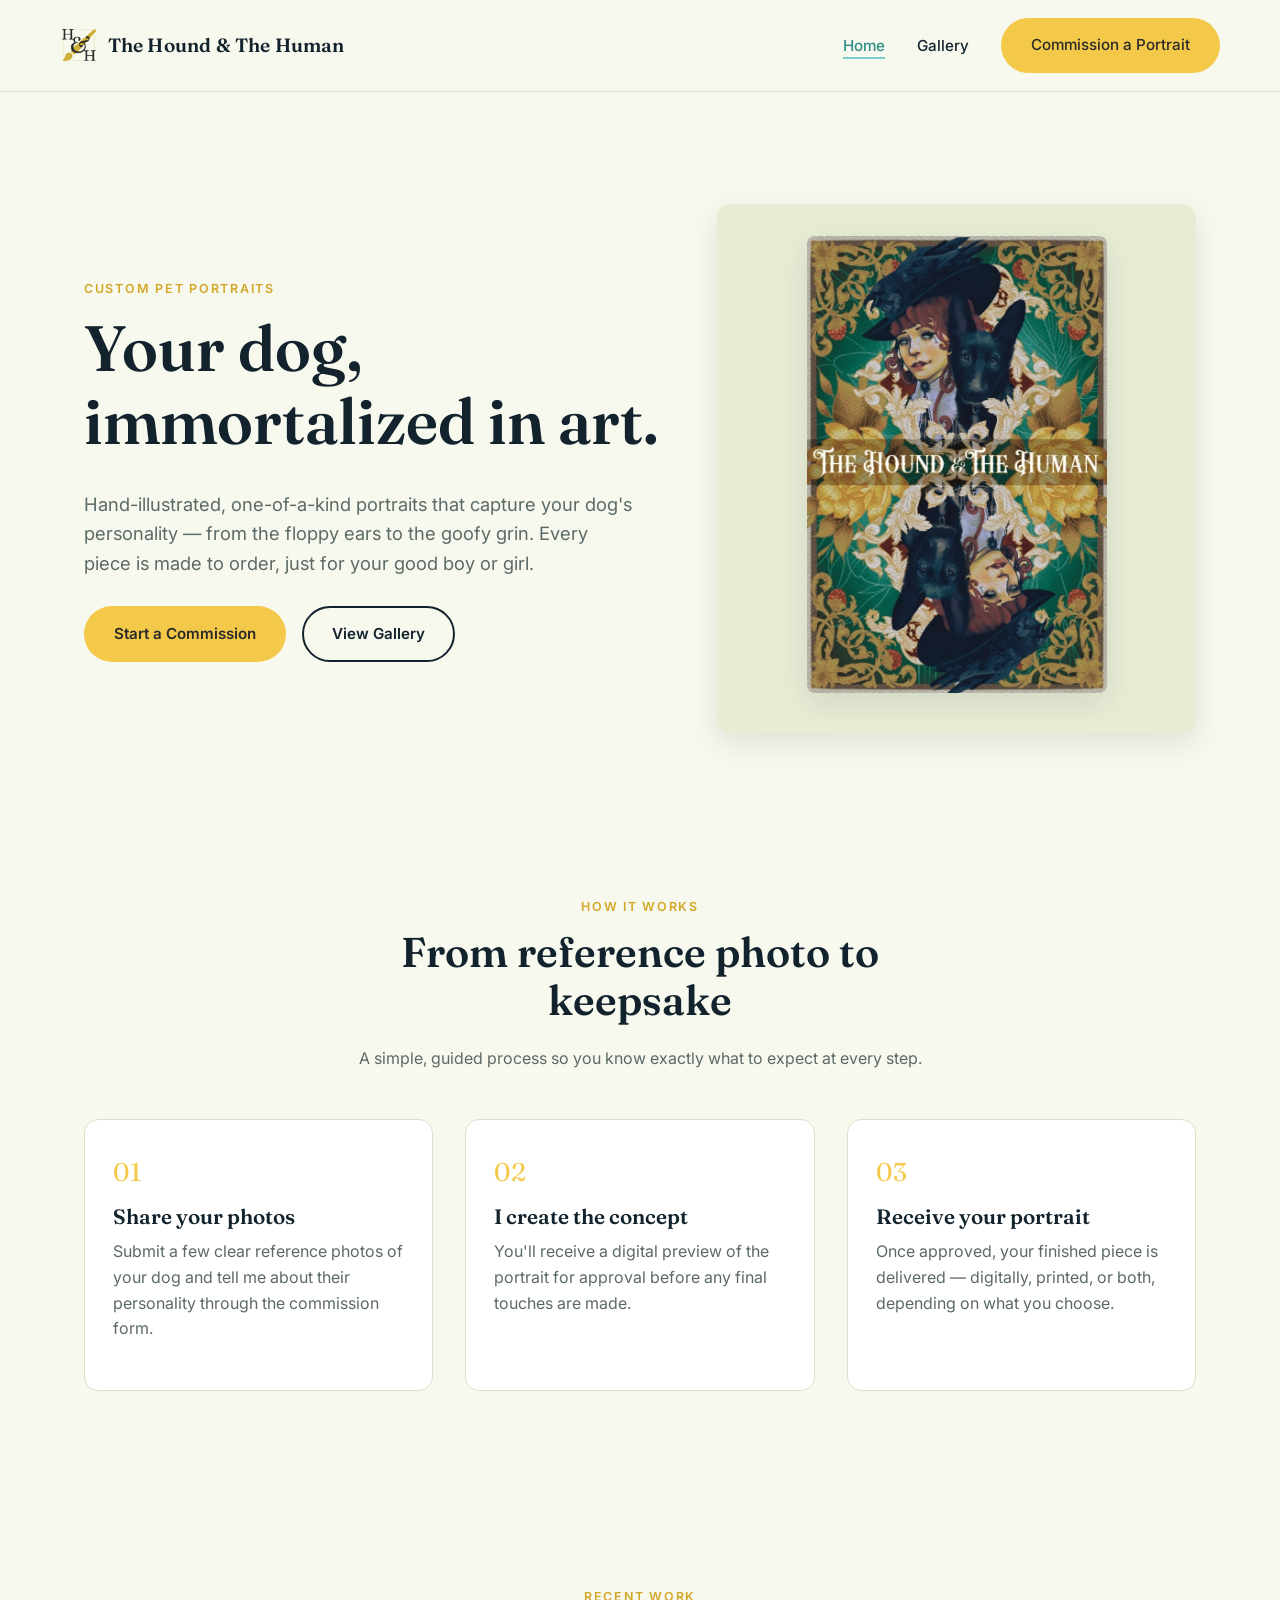
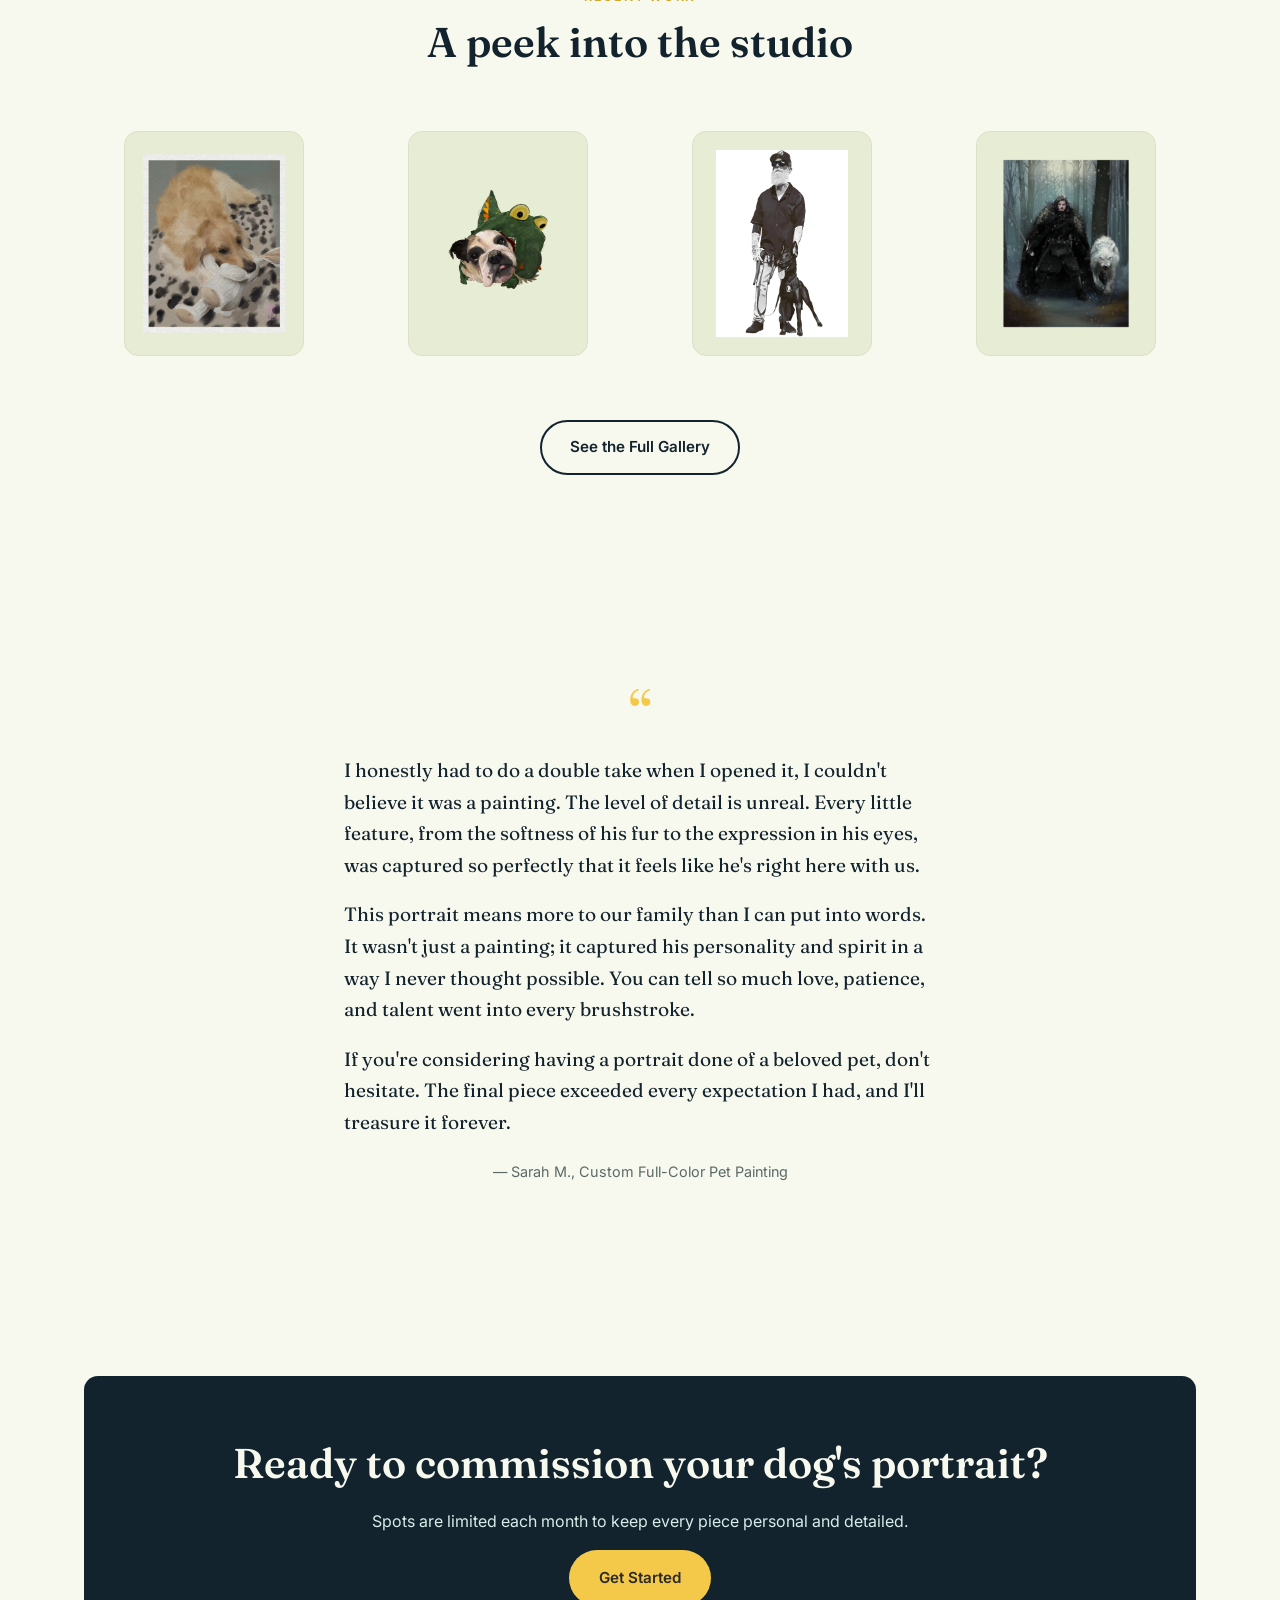
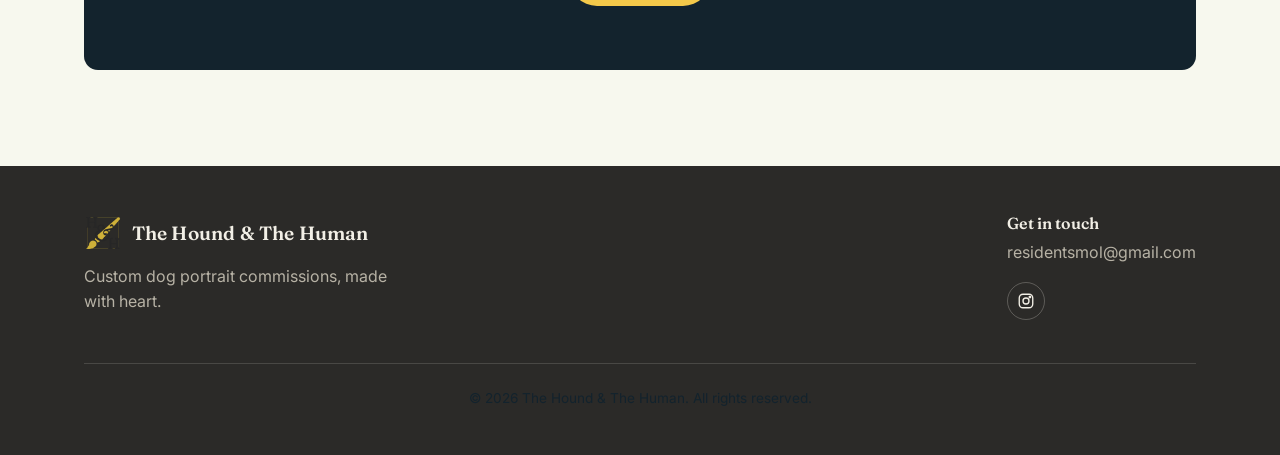
<file: index.html>
<!doctype html>
<html lang="en">
<head>
  <meta charset="UTF-8" />
  <meta name="viewport" content="width=device-width, initial-scale=1.0" />
  <title>The Hound &amp; The Human — Custom Dog Portrait Art</title>
  <meta name="description" content="Custom hand-illustrated dog portraits by The Hound &amp; The Human. Browse the gallery and commission a one-of-a-kind piece for your pup." />
  <link rel="icon" href="assets/img/logo.png" type="image/png" />
  <link rel="preconnect" href="https://fonts.googleapis.com" />
  <link rel="preconnect" href="https://fonts.gstatic.com" crossorigin />
  <link href="https://fonts.googleapis.com/css2?family=Fraunces:opsz,wght@9..144,500;9..144,600&family=Inter:wght@400;500;600;700&display=swap" rel="stylesheet" />
  <link rel="stylesheet" href="css/style.css" />
</head>
<body>

  <header class="site-header">
    <nav class="nav container">
      <a href="index.html" class="brand">
        <img src="assets/img/logo.png" alt="The Hound &amp; The Human logo" class="brand-mark" />
        <span class="brand-name">The Hound &amp; The Human</span>
      </a>
      <button class="nav-toggle" aria-label="Toggle navigation" aria-expanded="false">
        <svg viewBox="0 0 24 24" fill="none" stroke="currentColor" stroke-width="2" stroke-linecap="round"><path d="M4 6h16M4 12h16M4 18h16"/></svg>
      </button>
      <ul class="nav-links">
        <li><a href="index.html" aria-current="page">Home</a></li>
        <li><a href="gallery.html">Gallery</a></li>
        <li><a href="commission.html" class="btn btn-primary">Commission a Portrait</a></li>
      </ul>
    </nav>
  </header>

  <main>
    <section class="hero">
      <div class="container">
        <div class="hero-copy">
          <span class="eyebrow">Custom Pet Portraits</span>
          <h1>Your dog, immortalized in art.</h1>
          <p class="hero-lede">Hand-illustrated, one-of-a-kind portraits that capture your dog's personality — from the floppy ears to the goofy grin. Every piece is made to order, just for your good boy or girl.</p>
          <div class="hero-actions">
            <a href="commission.html" class="btn btn-primary">Start a Commission</a>
            <a href="gallery.html" class="btn btn-outline">View Gallery</a>
          </div>
        </div>
        <div class="hero-art">
          <img src="assets/img/hero-art.jpg" alt="Illustrated art nouveau portrait of a woman and her black dog, framed with an ornate gold and green border reading 'The Hound &amp; The Human'" />
        </div>
      </div>
    </section>

    <section class="process">
      <div class="container">
        <div class="section-heading">
          <span class="eyebrow">How It Works</span>
          <h2>From reference photo to keepsake</h2>
          <p class="muted">A simple, guided process so you know exactly what to expect at every step.</p>
        </div>
        <div class="process-grid">
          <div class="process-step">
            <div class="step-num">01</div>
            <h3>Share your photos</h3>
            <p class="muted">Submit a few clear reference photos of your dog and tell me about their personality through the commission form.</p>
          </div>
          <div class="process-step">
            <div class="step-num">02</div>
            <h3>I create the concept</h3>
            <p class="muted">You'll receive a digital preview of the portrait for approval before any final touches are made.</p>
          </div>
          <div class="process-step">
            <div class="step-num">03</div>
            <h3>Receive your portrait</h3>
            <p class="muted">Once approved, your finished piece is delivered — digitally, printed, or both, depending on what you choose.</p>
          </div>
        </div>
      </div>
    </section>

    <section class="featured">
      <div class="container">
        <div class="section-heading">
          <span class="eyebrow">Recent Work</span>
          <h2>A peek into the studio</h2>
        </div>
        <div class="gallery-grid">
          <figure class="gallery-card" data-title="Golden" data-desc="Digital painting">
            <img src="assets/img/gallery/dogs/golden.png" alt="Golden retriever portrait holding a plush toy" loading="lazy" />
            <figcaption class="gallery-caption">Golden</figcaption>
          </figure>
          <figure class="gallery-card" data-title="Halloween" data-desc="Digital illustration, costume portrait">
            <img src="assets/img/gallery/dogs/halloween-costume.png" alt="Bulldog portrait wearing a dragon costume" loading="lazy" />
            <figcaption class="gallery-caption">Halloween Costume</figcaption>
          </figure>
          <figure class="gallery-card" data-title="Steve and Blade" data-desc="Digital illustration">
            <img src="assets/img/gallery/dogs/steve-and-blade.png" alt="Portrait of a man standing with his dog Blade" loading="lazy" />
            <figcaption class="gallery-caption">Steve &amp; Blade</figcaption>
          </figure>
          <figure class="gallery-card" data-title="Jon Snow and Ghost" data-desc="Digital painting, fan art">
            <img src="assets/img/gallery/dogs/jon-snow-and-ghost.png" alt="Fan art portrait of Jon Snow walking with his direwolf Ghost" loading="lazy" />
            <figcaption class="gallery-caption">Jon Snow &amp; Ghost</figcaption>
          </figure>
        </div>
        <p class="text-center mt-lg"><a href="gallery.html" class="btn btn-outline">See the Full Gallery</a></p>
      </div>
    </section>

    <section class="quote">
      <div class="container quote-block">
        <span class="quote-mark" aria-hidden="true">&#8220;</span>
        <blockquote>
          <p>I honestly had to do a double take when I opened it, I couldn't believe it was a painting. The level of detail is unreal. Every little feature, from the softness of his fur to the expression in his eyes, was captured so perfectly that it feels like he's right here with us.</p>
          <p>This portrait means more to our family than I can put into words. It wasn't just a painting; it captured his personality and spirit in a way I never thought possible. You can tell so much love, patience, and talent went into every brushstroke.</p>
          <p>If you're considering having a portrait done of a beloved pet, don't hesitate. The final piece exceeded every expectation I had, and I'll treasure it forever.</p>
        </blockquote>
        <cite>— Sarah M., Custom Full-Color Pet Painting</cite>
      </div>
    </section>

    <section class="cta">
      <div class="container">
        <div class="cta-banner">
          <h2>Ready to commission your dog's portrait?</h2>
          <p>Spots are limited each month to keep every piece personal and detailed.</p>
          <a href="commission.html" class="btn btn-primary">Get Started</a>
        </div>
      </div>
    </section>
  </main>

  <footer class="site-footer">
    <div class="container">
      <div class="footer-grid">
        <div>
          <a href="index.html" class="brand">
            <img src="assets/img/logo.png" alt="The Hound &amp; The Human logo" class="brand-mark" />
            <span class="brand-name">The Hound &amp; The Human</span>
          </a>
          <p class="muted" style="max-width: 32ch; margin-top: 0.75rem;">Custom dog portrait commissions, made with heart.</p>
        </div>
        <div>
          <h3 style="font-size: 1rem;">Get in touch</h3>
          <p class="muted">residentsmol@gmail.com</p>
          <ul class="footer-social">
            <li>
              <a href="https://instagram.com/houndandthehuman" aria-label="Instagram @houndandthehuman" target="_blank" rel="noopener">
                <svg viewBox="0 0 24 24" fill="none" stroke="currentColor" stroke-width="1.8"><rect x="3" y="3" width="18" height="18" rx="5"/><circle cx="12" cy="12" r="4"/><circle cx="17.2" cy="6.8" r="1"/></svg>
              </a>
            </li>
          </ul>
        </div>
      </div>
      <div class="footer-bottom">
        <p>&copy; <span id="year"></span> The Hound &amp; The Human. All rights reserved.</p>
      </div>
    </div>
  </footer>

  <script>document.getElementById('year').textContent = new Date().getFullYear();</script>
  <script src="js/main.js"></script>
</body>
</html>
</file>
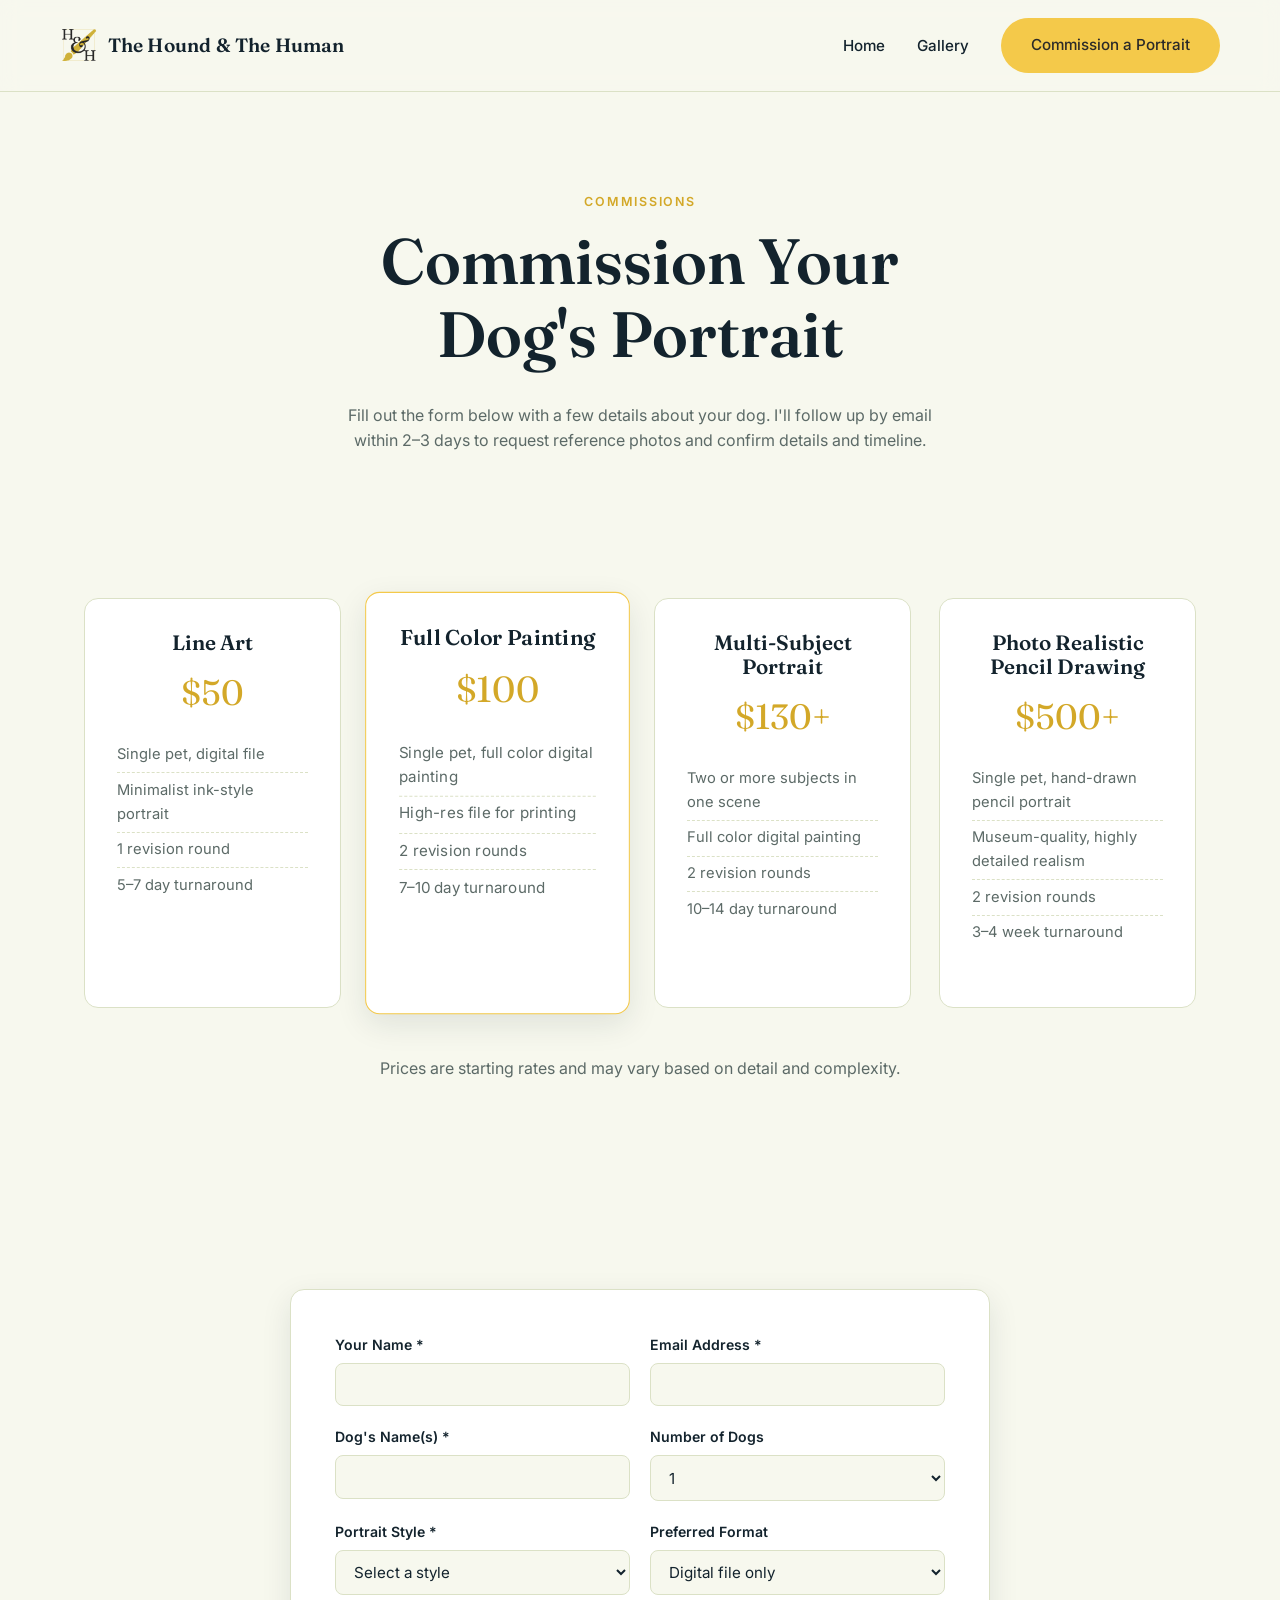
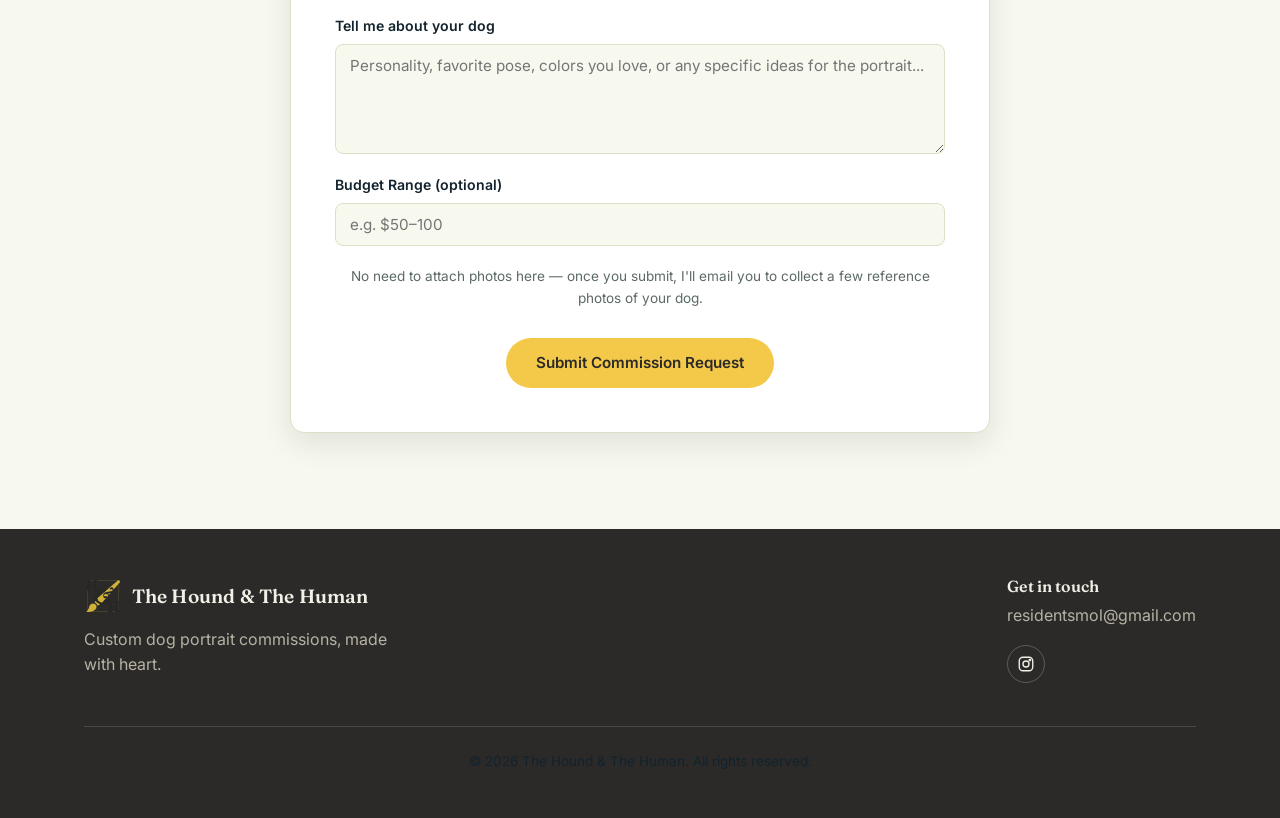
<file: commission.html>
<!doctype html>
<html lang="en">
<head>
  <meta charset="UTF-8" />
  <meta name="viewport" content="width=device-width, initial-scale=1.0" />
  <title>Commission a Portrait — The Hound &amp; The Human</title>
  <meta name="description" content="Commission a custom dog portrait from The Hound &amp; The Human. View pricing and submit your commission request." />
  <link rel="icon" href="assets/img/logo.png" type="image/png" />
  <link rel="preconnect" href="https://fonts.googleapis.com" />
  <link rel="preconnect" href="https://fonts.gstatic.com" crossorigin />
  <link href="https://fonts.googleapis.com/css2?family=Fraunces:opsz,wght@9..144,500;9..144,600&family=Inter:wght@400;500;600;700&display=swap" rel="stylesheet" />
  <link rel="stylesheet" href="css/style.css" />
</head>
<body>

  <header class="site-header">
    <nav class="nav container">
      <a href="index.html" class="brand">
        <img src="assets/img/logo.png" alt="The Hound &amp; The Human logo" class="brand-mark" />
        <span class="brand-name">The Hound &amp; The Human</span>
      </a>
      <button class="nav-toggle" aria-label="Toggle navigation" aria-expanded="false">
        <svg viewBox="0 0 24 24" fill="none" stroke="currentColor" stroke-width="2" stroke-linecap="round"><path d="M4 6h16M4 12h16M4 18h16"/></svg>
      </button>
      <ul class="nav-links">
        <li><a href="index.html">Home</a></li>
        <li><a href="gallery.html">Gallery</a></li>
        <li><a href="commission.html" class="btn btn-primary" aria-current="page">Commission a Portrait</a></li>
      </ul>
    </nav>
  </header>

  <main>
    <section style="padding-bottom: 0;">
      <div class="container section-heading">
        <span class="eyebrow">Commissions</span>
        <h1>Commission Your Dog's Portrait</h1>
        <p class="muted">Fill out the form below with a few details about your dog. I'll follow up by email within 2–3 days to request reference photos and confirm details and timeline.</p>
      </div>
    </section>

    <section>
      <div class="container">
        <div class="pricing-grid">
          <div class="pricing-card">
            <h3>Line Art</h3>
            <div class="price">$50</div>
            <ul>
              <li>Single pet, digital file</li>
              <li>Minimalist ink-style portrait</li>
              <li>1 revision round</li>
              <li>5–7 day turnaround</li>
            </ul>
          </div>
          <div class="pricing-card featured">
            <h3>Full Color Painting</h3>
            <div class="price">$100</div>
            <ul>
              <li>Single pet, full color digital painting</li>
              <li>High-res file for printing</li>
              <li>2 revision rounds</li>
              <li>7–10 day turnaround</li>
            </ul>
          </div>
          <div class="pricing-card">
            <h3>Multi-Subject Portrait</h3>
            <div class="price">$130+</div>
            <ul>
              <li>Two or more subjects in one scene</li>
              <li>Full color digital painting</li>
              <li>2 revision rounds</li>
              <li>10–14 day turnaround</li>
            </ul>
          </div>
          <div class="pricing-card">
            <h3>Photo Realistic Pencil Drawing</h3>
            <div class="price">$500+</div>
            <ul>
              <li>Single pet, hand-drawn pencil portrait</li>
              <li>Museum-quality, highly detailed realism</li>
              <li>2 revision rounds</li>
              <li>3–4 week turnaround</li>
            </ul>
          </div>
        </div>
        <p class="text-center muted mt-lg" style="max-width: 640px; margin-left: auto; margin-right: auto;">
          Prices are starting rates and may vary based on detail and complexity.
        </p>
      </div>
    </section>

    <section>
      <div class="container">
        <div class="form-wrap">
          <div class="form-success" role="status">Thanks! Your commission request has been sent — I'll be in touch by email soon.</div>
          <div class="form-error" role="alert">Something went wrong sending your request. Please try again, or email residentsmol@gmail.com directly.</div>

          <form id="commission-form" action="https://formspree.io/f/xykrnryv" method="POST">
            <input type="hidden" name="_subject" value="New commission request — The Hound & The Human" />
            <input type="text" name="_gotcha" style="display:none" tabindex="-1" autocomplete="off" />

            <div class="form-grid">
              <div class="form-field">
                <label for="name">Your Name *</label>
                <input type="text" id="name" name="Name" required />
              </div>
              <div class="form-field">
                <label for="email">Email Address *</label>
                <input type="email" id="email" name="Email" required />
              </div>

              <div class="form-field">
                <label for="pet-name">Dog's Name(s) *</label>
                <input type="text" id="pet-name" name="Dog Name(s)" required />
              </div>
              <div class="form-field">
                <label for="pet-count">Number of Dogs</label>
                <select id="pet-count" name="Number of Dogs">
                  <option>1</option>
                  <option>2</option>
                  <option>3+</option>
                </select>
              </div>

              <div class="form-field">
                <label for="style">Portrait Style *</label>
                <select id="style" name="Portrait Style" required>
                  <option value="">Select a style</option>
                  <option>Line Art</option>
                  <option>Full Color Painting</option>
                  <option>Multi-Subject Portrait</option>
                  <option>Photo Realistic Pencil Drawing</option>
                  <option>Not sure — need advice</option>
                </select>
              </div>
              <div class="form-field">
                <label for="size">Preferred Format</label>
                <select id="size" name="Preferred Format">
                  <option>Digital file only</option>
                  <option>Printed &amp; shipped</option>
                  <option>Both digital and print</option>
                </select>
              </div>

              <div class="form-field full">
                <label for="details">Tell me about your dog</label>
                <textarea id="details" name="Details" placeholder="Personality, favorite pose, colors you love, or any specific ideas for the portrait..."></textarea>
              </div>

              <div class="form-field full">
                <label for="budget">Budget Range (optional)</label>
                <input type="text" id="budget" name="Budget Range" placeholder="e.g. $50–100" />
              </div>
            </div>

            <p class="form-note text-center" style="margin-top: 1.25rem;">No need to attach photos here — once you submit, I'll email you to collect a few reference photos of your dog.</p>

            <div class="form-submit">
              <button type="submit" class="btn btn-primary">Submit Commission Request</button>
            </div>
          </form>
        </div>
      </div>
    </section>
  </main>

  <footer class="site-footer">
    <div class="container">
      <div class="footer-grid">
        <div>
          <a href="index.html" class="brand">
            <img src="assets/img/logo.png" alt="The Hound &amp; The Human logo" class="brand-mark" />
            <span class="brand-name">The Hound &amp; The Human</span>
          </a>
          <p class="muted" style="max-width: 32ch; margin-top: 0.75rem;">Custom dog portrait commissions, made with heart.</p>
        </div>
        <div>
          <h3 style="font-size: 1rem;">Get in touch</h3>
          <p class="muted">residentsmol@gmail.com</p>
          <ul class="footer-social">
            <li>
              <a href="https://instagram.com/houndandthehuman" aria-label="Instagram @houndandthehuman" target="_blank" rel="noopener">
                <svg viewBox="0 0 24 24" fill="none" stroke="currentColor" stroke-width="1.8"><rect x="3" y="3" width="18" height="18" rx="5"/><circle cx="12" cy="12" r="4"/><circle cx="17.2" cy="6.8" r="1"/></svg>
              </a>
            </li>
          </ul>
        </div>
      </div>
      <div class="footer-bottom">
        <p>&copy; <span id="year"></span> The Hound &amp; The Human. All rights reserved.</p>
      </div>
    </div>
  </footer>

  <script>document.getElementById('year').textContent = new Date().getFullYear();</script>
  <script src="js/main.js"></script>
</body>
</html>
</file>
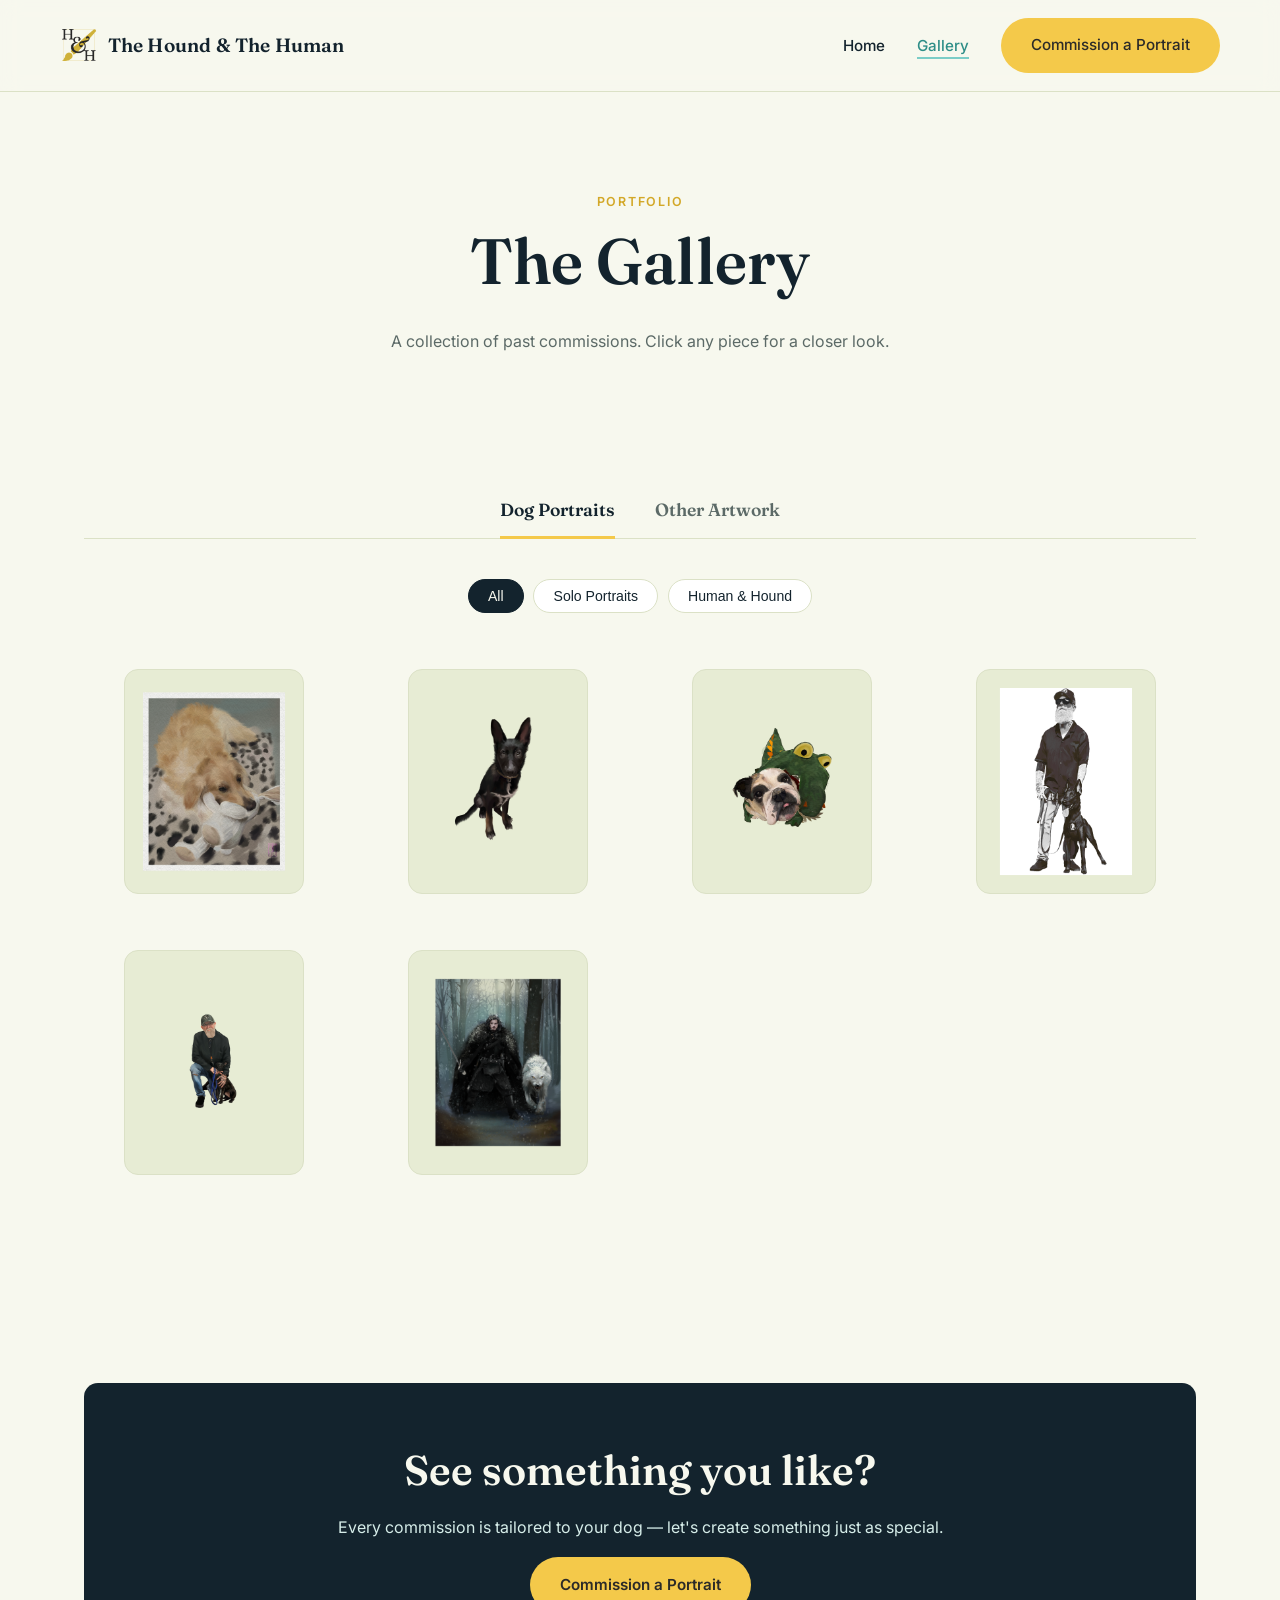
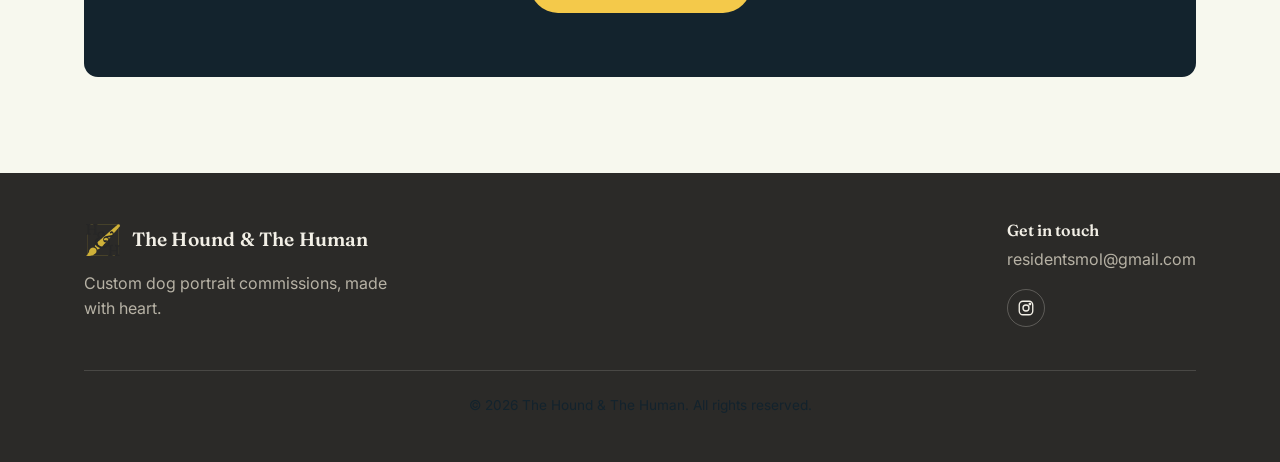
<file: gallery.html>
<!doctype html>
<html lang="en">
<head>
  <meta charset="UTF-8" />
  <meta name="viewport" content="width=device-width, initial-scale=1.0" />
  <title>Gallery — The Hound &amp; The Human</title>
  <meta name="description" content="Browse a gallery of custom dog portrait commissions by The Hound &amp; The Human." />
  <link rel="icon" href="assets/img/logo.png" type="image/png" />
  <link rel="preconnect" href="https://fonts.googleapis.com" />
  <link rel="preconnect" href="https://fonts.gstatic.com" crossorigin />
  <link href="https://fonts.googleapis.com/css2?family=Fraunces:opsz,wght@9..144,500;9..144,600&family=Inter:wght@400;500;600;700&display=swap" rel="stylesheet" />
  <link rel="stylesheet" href="css/style.css" />
</head>
<body>

  <header class="site-header">
    <nav class="nav container">
      <a href="index.html" class="brand">
        <img src="assets/img/logo.png" alt="The Hound &amp; The Human logo" class="brand-mark" />
        <span class="brand-name">The Hound &amp; The Human</span>
      </a>
      <button class="nav-toggle" aria-label="Toggle navigation" aria-expanded="false">
        <svg viewBox="0 0 24 24" fill="none" stroke="currentColor" stroke-width="2" stroke-linecap="round"><path d="M4 6h16M4 12h16M4 18h16"/></svg>
      </button>
      <ul class="nav-links">
        <li><a href="index.html">Home</a></li>
        <li><a href="gallery.html" aria-current="page">Gallery</a></li>
        <li><a href="commission.html" class="btn btn-primary">Commission a Portrait</a></li>
      </ul>
    </nav>
  </header>

  <main>
    <section style="padding-bottom: 0;">
      <div class="container section-heading">
        <span class="eyebrow">Portfolio</span>
        <h1>The Gallery</h1>
        <p class="muted">A collection of past commissions. Click any piece for a closer look.</p>
      </div>
    </section>

    <section>
      <div class="container">
        <div class="gallery-tabs" role="tablist">
          <button class="tab-btn active" role="tab" aria-selected="true" data-tab="dogs">Dog Portraits</button>
          <button class="tab-btn" role="tab" aria-selected="false" data-tab="other">Other Artwork</button>
        </div>

        <div class="gallery-panel active" data-panel="dogs">
          <div class="filter-bar">
            <button class="filter-btn active" data-filter="all">All</button>
            <button class="filter-btn" data-filter="solo">Solo Portraits</button>
            <button class="filter-btn" data-filter="duo">Human &amp; Hound</button>
          </div>

          <div class="gallery-grid">
            <figure class="gallery-card" data-category="solo" data-title="Golden" data-desc="Digital painting">
              <img src="assets/img/gallery/dogs/golden.png" alt="Golden retriever portrait holding a plush toy" loading="lazy" />
              <figcaption class="gallery-caption">Golden</figcaption>
            </figure>
            <figure class="gallery-card" data-category="solo" data-title="Camina" data-desc="Digital painting">
              <img src="assets/img/gallery/dogs/camina.png" alt="German shepherd puppy portrait named Camina" loading="lazy" />
              <figcaption class="gallery-caption">Camina</figcaption>
            </figure>
            <figure class="gallery-card" data-category="solo" data-title="Halloween" data-desc="Digital illustration, costume portrait">
              <img src="assets/img/gallery/dogs/halloween-costume.png" alt="Bulldog portrait wearing a dragon costume" loading="lazy" />
              <figcaption class="gallery-caption">Halloween Costume</figcaption>
            </figure>
            <figure class="gallery-card" data-category="duo" data-title="Steve and Blade" data-desc="Digital illustration">
              <img src="assets/img/gallery/dogs/steve-and-blade.png" alt="Portrait of a man standing with his dog Blade" loading="lazy" />
              <figcaption class="gallery-caption">Steve &amp; Blade</figcaption>
            </figure>
            <figure class="gallery-card" data-category="duo" data-title="Steve with Baby Blade" data-desc="Digital painting">
              <img src="assets/img/gallery/dogs/steve-and-baby-blade.png" alt="Portrait of a man kneeling with his puppy Blade" loading="lazy" />
              <figcaption class="gallery-caption">Steve &amp; Baby Blade</figcaption>
            </figure>
            <figure class="gallery-card" data-category="duo" data-title="Jon Snow and Ghost" data-desc="Digital painting, fan art">
              <img src="assets/img/gallery/dogs/jon-snow-and-ghost.png" alt="Fan art portrait of Jon Snow walking with his direwolf Ghost" loading="lazy" />
              <figcaption class="gallery-caption">Jon Snow &amp; Ghost</figcaption>
            </figure>
          </div>
        </div>

        <div class="gallery-panel" data-panel="other">
          <p class="muted text-center" style="max-width: 640px; margin: 0 auto 2.5rem;">A look at other illustration work outside of pet commissions — fan art and original characters.</p>
          <div class="gallery-grid">
            <figure class="gallery-card" data-title="Amos" data-desc="The Expanse fan art">
              <img src="assets/img/gallery/other/amos-the-expanse.png" alt="Fan art portrait of Amos Burton from The Expanse" loading="lazy" />
              <figcaption class="gallery-caption">Amos · The Expanse</figcaption>
            </figure>
            <figure class="gallery-card" data-title="Avasarala" data-desc="The Expanse fan art">
              <img src="assets/img/gallery/other/avasarala-the-expanse.png" alt="Fan art portrait of Chrisjen Avasarala from The Expanse" loading="lazy" />
              <figcaption class="gallery-caption">Avasarala · The Expanse</figcaption>
            </figure>
            <figure class="gallery-card" data-title="Bobbi" data-desc="The Expanse fan art">
              <img src="assets/img/gallery/other/bobbi-the-expanse.png" alt="Fan art portrait of Bobbie Draper from The Expanse" loading="lazy" />
              <figcaption class="gallery-caption">Bobbi · The Expanse</figcaption>
            </figure>
            <figure class="gallery-card" data-title="James Holden" data-desc="The Expanse fan art">
              <img src="assets/img/gallery/other/james-holden-the-expanse.png" alt="Fan art portrait of James Holden from The Expanse" loading="lazy" />
              <figcaption class="gallery-caption">James Holden · The Expanse</figcaption>
            </figure>
            <figure class="gallery-card" data-title="Miller" data-desc="The Expanse fan art">
              <img src="assets/img/gallery/other/miller-the-expanse.png" alt="Fan art portrait of Detective Miller from The Expanse" loading="lazy" />
              <figcaption class="gallery-caption">Miller · The Expanse</figcaption>
            </figure>
            <figure class="gallery-card" data-title="Naomi" data-desc="The Expanse fan art">
              <img src="assets/img/gallery/other/naomi-the-expanse.png" alt="Fan art portrait of Naomi Nagata from The Expanse" loading="lazy" />
              <figcaption class="gallery-caption">Naomi · The Expanse</figcaption>
            </figure>
            <figure class="gallery-card" data-title="DND Original Character" data-desc="Original character illustration">
              <img src="assets/img/gallery/other/dnd-oc.png" alt="Original character illustration of an armored, skull-masked warrior" loading="lazy" />
              <figcaption class="gallery-caption">D&amp;D Original Character</figcaption>
            </figure>
            <figure class="gallery-card" data-title="ii" data-desc="Character study">
              <img src="assets/img/gallery/other/ii.png" alt="Character study of a masked drummer" loading="lazy" />
              <figcaption class="gallery-caption">ii</figcaption>
            </figure>
            <figure class="gallery-card" data-title="ii V2" data-desc="Character study">
              <img src="assets/img/gallery/other/ii-v2.png" alt="Character study of a masked drummer, alternate version" loading="lazy" />
              <figcaption class="gallery-caption">ii V2</figcaption>
            </figure>
          </div>
        </div>
      </div>
    </section>

    <section class="cta">
      <div class="container">
        <div class="cta-banner">
          <h2>See something you like?</h2>
          <p>Every commission is tailored to your dog — let's create something just as special.</p>
          <a href="commission.html" class="btn btn-primary">Commission a Portrait</a>
        </div>
      </div>
    </section>
  </main>

  <footer class="site-footer">
    <div class="container">
      <div class="footer-grid">
        <div>
          <a href="index.html" class="brand">
            <img src="assets/img/logo.png" alt="The Hound &amp; The Human logo" class="brand-mark" />
            <span class="brand-name">The Hound &amp; The Human</span>
          </a>
          <p class="muted" style="max-width: 32ch; margin-top: 0.75rem;">Custom dog portrait commissions, made with heart.</p>
        </div>
        <div>
          <h3 style="font-size: 1rem;">Get in touch</h3>
          <p class="muted">residentsmol@gmail.com</p>
          <ul class="footer-social">
            <li>
              <a href="https://instagram.com/houndandthehuman" aria-label="Instagram @houndandthehuman" target="_blank" rel="noopener">
                <svg viewBox="0 0 24 24" fill="none" stroke="currentColor" stroke-width="1.8"><rect x="3" y="3" width="18" height="18" rx="5"/><circle cx="12" cy="12" r="4"/><circle cx="17.2" cy="6.8" r="1"/></svg>
              </a>
            </li>
          </ul>
        </div>
      </div>
      <div class="footer-bottom">
        <p>&copy; <span id="year"></span> The Hound &amp; The Human. All rights reserved.</p>
      </div>
    </div>
  </footer>

  <div class="lightbox">
    <button class="lightbox-close" aria-label="Close">&times;</button>
    <div class="lightbox-inner">
      <div class="lightbox-media"></div>
      <div class="lightbox-caption">
        <h3 class="lightbox-title"></h3>
        <p class="muted lightbox-desc"></p>
      </div>
    </div>
  </div>

  <script>document.getElementById('year').textContent = new Date().getFullYear();</script>
  <script src="js/main.js"></script>
</body>
</html>
</file>
<file: css/style.css>
/* ============================================================
   The Hound & The Human — base styles
   ============================================================ */

:root {
  /* palette */
  --color-navy: #13232d;
  --color-charcoal: #2b2a28;
  --color-sage: #c9d39c;
  --color-yellow: #f4c94a;
  --color-aqua: #7bcdc7;
  --color-aqua-dark: #2e8e87;

  --color-bg: #f7f8ee;
  --color-bg-alt: #e7ecd4;
  --color-surface: #ffffff;
  --color-text: var(--color-navy);
  --color-muted: #5c6a67;
  --color-accent: var(--color-yellow);
  --color-accent-dark: #d3a828;
  --color-accent-soft: #d6ede9;
  --color-line: #dbe1c6;

  --font-display: 'Fraunces', 'Playfair Display', Georgia, serif;
  --font-body: 'Inter', -apple-system, BlinkMacSystemFont, 'Segoe UI', sans-serif;

  --container: 1160px;
  --radius: 14px;
  --shadow-soft: 0 10px 30px rgba(19, 35, 45, 0.1);
}

@media (prefers-color-scheme: dark) {
  :root {
    --color-bg: #10191f;
    --color-bg-alt: #1c2620;
    --color-surface: #202a24;
    --color-text: #f2f2ea;
    --color-muted: #a3b3ae;
    --color-accent: var(--color-yellow);
    --color-accent-dark: #ffdb80;
    --color-accent-soft: #21403c;
    --color-line: #33413a;
    --shadow-soft: 0 10px 30px rgba(0, 0, 0, 0.4);
  }
}

* { box-sizing: border-box; }
html { scroll-behavior: smooth; }

body {
  margin: 0;
  background: var(--color-bg);
  color: var(--color-text);
  font-family: var(--font-body);
  line-height: 1.6;
  -webkit-font-smoothing: antialiased;
}

img { max-width: 100%; display: block; }

h1, h2, h3, h4 {
  font-family: var(--font-display);
  line-height: 1.15;
  margin: 0 0 0.5em;
  font-weight: 600;
}

h1 { font-size: clamp(2.4rem, 5vw, 4rem); }
h2 { font-size: clamp(1.8rem, 3.4vw, 2.6rem); }
h3 { font-size: 1.3rem; }

p { margin: 0 0 1em; color: var(--color-text); }

a { color: var(--color-accent-dark); }

.muted { color: var(--color-muted); }

.container {
  width: 100%;
  max-width: var(--container);
  margin: 0 auto;
  padding: 0 1.5rem;
}

section { padding: clamp(3rem, 8vw, 6rem) 0; }

.section-heading {
  text-align: center;
  max-width: 640px;
  margin: 0 auto 3rem;
}

.eyebrow {
  display: inline-block;
  font-size: 0.78rem;
  letter-spacing: 0.14em;
  text-transform: uppercase;
  color: var(--color-accent-dark);
  font-weight: 600;
  margin-bottom: 0.75rem;
}

/* ---------- Buttons ---------- */
.btn {
  display: inline-flex;
  align-items: center;
  justify-content: center;
  gap: 0.5rem;
  padding: 0.85rem 1.75rem;
  border-radius: 999px;
  font-family: var(--font-body);
  font-weight: 600;
  font-size: 0.95rem;
  text-decoration: none;
  border: 2px solid transparent;
  cursor: pointer;
  transition: transform 0.15s ease, background 0.2s ease, color 0.2s ease, border-color 0.2s ease;
}
.btn:hover { transform: translateY(-2px); }

.btn-primary {
  background: var(--color-accent);
  color: var(--color-charcoal);
}
.btn-primary:hover { background: var(--color-accent-dark); }

.btn-outline {
  background: transparent;
  border-color: var(--color-text);
  color: var(--color-text);
}
.btn-outline:hover {
  border-color: var(--color-accent-dark);
  color: var(--color-accent-dark);
}

/* ---------- Header / Nav ---------- */
.site-header {
  position: sticky;
  top: 0;
  z-index: 50;
  background: color-mix(in srgb, var(--color-bg) 88%, transparent);
  backdrop-filter: blur(10px);
  border-bottom: 1px solid var(--color-line);
}

.nav {
  display: flex;
  align-items: center;
  justify-content: space-between;
  padding: 1.1rem 0;
}

.brand {
  display: flex;
  align-items: center;
  gap: 0.6rem;
  text-decoration: none;
  color: var(--color-text);
}

.brand-mark { width: 38px; height: 38px; flex-shrink: 0; }

.brand-name {
  font-family: var(--font-display);
  font-size: 1.2rem;
  font-weight: 600;
  letter-spacing: 0.01em;
}

.nav-links {
  display: flex;
  align-items: center;
  gap: 2rem;
  list-style: none;
  margin: 0;
  padding: 0;
}

.nav-links a {
  color: var(--color-text);
  text-decoration: none;
  font-weight: 500;
  font-size: 0.95rem;
  padding-bottom: 2px;
  border-bottom: 2px solid transparent;
  transition: border-color 0.2s ease, color 0.2s ease;
}

.nav-links a:hover,
.nav-links a[aria-current="page"] {
  color: var(--color-aqua-dark);
  border-color: var(--color-aqua);
}

.nav-links a.btn.btn-primary,
.nav-links a.btn.btn-primary:hover {
  color: var(--color-charcoal);
  padding: 0.85rem 1.75rem;
  border-color: transparent;
}

.nav-toggle {
  display: none;
  background: none;
  border: none;
  cursor: pointer;
  padding: 0.4rem;
}
.nav-toggle svg { width: 26px; height: 26px; color: var(--color-text); }

@media (max-width: 760px) {
  .nav-toggle { display: block; }
  .nav-links {
    position: absolute;
    top: 100%;
    left: 0;
    right: 0;
    background: var(--color-bg);
    border-bottom: 1px solid var(--color-line);
    flex-direction: column;
    align-items: flex-start;
    gap: 0;
    padding: 0 1.5rem;
    max-height: 0;
    overflow: hidden;
    transition: max-height 0.25s ease;
  }
  .nav-links.open { max-height: 320px; padding: 0.5rem 1.5rem 1.5rem; }
  .nav-links li { width: 100%; }
  .nav-links a { display: block; padding: 0.75rem 0; }
}

/* ---------- Hero ---------- */
.hero {
  padding: clamp(3.5rem, 9vw, 7rem) 0 clamp(2.5rem, 6vw, 4rem);
}

.hero .container {
  display: grid;
  grid-template-columns: 1.1fr 0.9fr;
  gap: 3rem;
  align-items: center;
}

@media (max-width: 860px) {
  .hero .container { grid-template-columns: 1fr; text-align: center; }
  .hero-actions { justify-content: center; }
  .hero-art { order: -1; max-width: 320px; margin: 0 auto; }
}

.hero-actions {
  display: flex;
  gap: 1rem;
  flex-wrap: wrap;
  margin-top: 1.75rem;
}

.hero-lede { font-size: 1.15rem; color: var(--color-muted); max-width: 46ch; }

.hero-art {
  background: var(--color-bg-alt);
  border-radius: var(--radius);
  padding: 2rem;
  box-shadow: var(--shadow-soft);
  text-align: center;
}

.hero-art img {
  width: 100%;
  max-width: 300px;
  height: auto;
  display: inline-block;
  border-radius: 8px;
  box-shadow: var(--shadow-soft);
}

/* ---------- Process strip ---------- */
.process-grid {
  display: grid;
  grid-template-columns: repeat(3, 1fr);
  gap: 2rem;
}

@media (max-width: 760px) {
  .process-grid { grid-template-columns: 1fr; }
}

.process-step {
  background: var(--color-surface);
  border: 1px solid var(--color-line);
  border-radius: var(--radius);
  padding: 2rem 1.75rem;
  text-align: left;
}

.process-step .step-num {
  font-family: var(--font-display);
  font-size: 1.6rem;
  color: var(--color-accent);
  margin-bottom: 0.75rem;
}

/* ---------- Gallery grid ---------- */
.gallery-grid {
  display: grid;
  grid-template-columns: repeat(auto-fill, minmax(260px, 1fr));
  gap: 1.5rem;
}

.gallery-card {
  position: relative;
  border-radius: var(--radius);
  overflow: hidden;
  background: var(--color-bg-alt);
  border: 1px solid var(--color-line);
  cursor: pointer;
  aspect-ratio: 4 / 5;
}

.gallery-card img,
.gallery-card svg {
  width: 100%;
  height: 100%;
  object-fit: cover;
  transition: transform 0.4s ease;
}

.gallery-card:hover img,
.gallery-card:hover svg { transform: scale(1.05); }

.gallery-caption {
  position: absolute;
  left: 0;
  right: 0;
  bottom: 0;
  padding: 1rem 1.1rem;
  background: linear-gradient(to top, rgba(20, 15, 10, 0.75), transparent);
  color: #fff;
  font-size: 0.9rem;
  opacity: 0;
  transform: translateY(6px);
  transition: opacity 0.25s ease, transform 0.25s ease;
}

.gallery-card:hover .gallery-caption { opacity: 1; transform: translateY(0); }

/* ---------- Gallery tabs ---------- */
.gallery-tabs {
  display: flex;
  justify-content: center;
  gap: 2.5rem;
  border-bottom: 1px solid var(--color-line);
  margin-bottom: 2.5rem;
}

.tab-btn {
  background: none;
  border: none;
  cursor: pointer;
  padding: 0 0 1rem;
  margin-bottom: -1px;
  font-family: var(--font-display);
  font-size: 1.1rem;
  font-weight: 600;
  color: var(--color-muted);
  border-bottom: 3px solid transparent;
  transition: color 0.2s ease, border-color 0.2s ease;
}

.tab-btn:hover { color: var(--color-text); }

.tab-btn.active {
  color: var(--color-text);
  border-bottom-color: var(--color-accent);
}

.gallery-panel { display: none; }
.gallery-panel.active { display: block; }

.filter-bar {
  display: flex;
  gap: 0.6rem;
  flex-wrap: wrap;
  justify-content: center;
  margin-bottom: 2.5rem;
}

.filter-btn {
  background: var(--color-surface);
  border: 1px solid var(--color-line);
  color: var(--color-text);
  border-radius: 999px;
  padding: 0.5rem 1.2rem;
  font-size: 0.88rem;
  font-weight: 500;
  cursor: pointer;
  transition: background 0.2s ease, color 0.2s ease, border-color 0.2s ease;
}

.filter-btn:hover { border-color: var(--color-aqua-dark); }

.filter-btn.active {
  background: var(--color-text);
  color: var(--color-bg);
  border-color: var(--color-text);
}

/* ---------- Lightbox ---------- */
.lightbox {
  position: fixed;
  inset: 0;
  background: rgba(20, 15, 10, 0.9);
  display: none;
  align-items: center;
  justify-content: center;
  z-index: 100;
  padding: 2rem;
}

.lightbox.open { display: flex; }

.lightbox-inner {
  max-width: 720px;
  width: 100%;
  background: var(--color-bg);
  border-radius: var(--radius);
  overflow: hidden;
}

.lightbox-media { aspect-ratio: 4 / 5; background: var(--color-bg-alt); }
.lightbox-media img,
.lightbox-media svg { width: 100%; height: 100%; object-fit: cover; }

.lightbox-caption { padding: 1.25rem 1.5rem; }
.lightbox-caption h3 { margin-bottom: 0.25rem; }

.lightbox-close {
  position: absolute;
  top: 1.5rem;
  right: 1.5rem;
  background: rgba(255,255,255,0.12);
  border: none;
  color: #fff;
  width: 42px;
  height: 42px;
  border-radius: 50%;
  cursor: pointer;
  font-size: 1.3rem;
  line-height: 1;
}

/* ---------- Quote ---------- */
.quote-block {
  max-width: 640px;
  margin: 0 auto;
  text-align: center;
}

.quote-mark {
  display: block;
  font-family: var(--font-display);
  font-size: 4rem;
  line-height: 1;
  color: var(--color-accent);
  margin-bottom: 0.5rem;
}

.quote-block blockquote {
  margin: 0 0 1.25rem;
  text-align: left;
}

.quote-block blockquote p {
  font-family: var(--font-display);
  font-size: clamp(1.05rem, 1.6vw, 1.2rem);
  line-height: 1.65;
  color: var(--color-text);
  margin: 0 0 1.1rem;
}

.quote-block blockquote p:last-child { margin-bottom: 0; }

.quote-block cite { font-style: normal; color: var(--color-muted); font-size: 0.9rem; }

/* ---------- CTA banner ---------- */
.cta-banner {
  background: var(--color-text);
  color: var(--color-bg);
  border-radius: var(--radius);
  padding: clamp(2.5rem, 6vw, 4rem);
  text-align: center;
}
.cta-banner h2 { color: var(--color-bg); }
.cta-banner p { color: var(--color-accent-soft); }

/* ---------- Pricing ---------- */
.pricing-grid {
  display: grid;
  grid-template-columns: repeat(4, 1fr);
  gap: 1.75rem;
}
@media (max-width: 980px) {
  .pricing-grid { grid-template-columns: repeat(2, 1fr); }
}
@media (max-width: 560px) {
  .pricing-grid { grid-template-columns: 1fr; }
}
.pricing-card {
  background: var(--color-surface);
  border: 1px solid var(--color-line);
  border-radius: var(--radius);
  padding: 2rem;
  text-align: center;
}
.pricing-card.featured {
  border-color: var(--color-accent);
  box-shadow: var(--shadow-soft);
  transform: scale(1.03);
}
.pricing-card .price {
  font-family: var(--font-display);
  font-size: 2.2rem;
  color: var(--color-accent-dark);
  margin: 0.5rem 0 1rem;
}
.pricing-card ul {
  list-style: none;
  padding: 0;
  margin: 0 0 1.5rem;
  text-align: left;
  color: var(--color-muted);
  font-size: 0.92rem;
}
.pricing-card li { padding: 0.35rem 0; border-bottom: 1px dashed var(--color-line); }
.pricing-card li:last-child { border-bottom: none; }

/* ---------- Form ---------- */
.form-wrap {
  max-width: 700px;
  margin: 0 auto;
  background: var(--color-surface);
  border: 1px solid var(--color-line);
  border-radius: var(--radius);
  padding: clamp(1.75rem, 4vw, 2.75rem);
  box-shadow: var(--shadow-soft);
}

.form-grid {
  display: grid;
  grid-template-columns: 1fr 1fr;
  gap: 1.25rem;
}

.form-field { display: flex; flex-direction: column; gap: 0.4rem; }
.form-field.full { grid-column: 1 / -1; }

@media (max-width: 620px) {
  .form-grid { grid-template-columns: 1fr; }
}

label {
  font-size: 0.88rem;
  font-weight: 600;
  color: var(--color-text);
}

input, select, textarea {
  width: 100%;
  font-family: var(--font-body);
  font-size: 0.95rem;
  padding: 0.7rem 0.85rem;
  border-radius: 8px;
  border: 1px solid var(--color-line);
  background: var(--color-bg);
  color: var(--color-text);
}

input:focus, select:focus, textarea:focus {
  outline: none;
  border-color: var(--color-accent);
}

textarea { resize: vertical; min-height: 110px; }

.form-note { font-size: 0.85rem; color: var(--color-muted); }

.form-submit { margin-top: 1.75rem; display: flex; justify-content: center; }

.form-success, .form-error {
  display: none;
  text-align: center;
  padding: 1rem;
  border-radius: 8px;
  margin-bottom: 1.5rem;
  font-size: 0.95rem;
}
.form-success { background: #e4f0e1; color: #2e5230; }
.form-error { background: #f6dede; color: #7a2a2a; }

@media (prefers-color-scheme: dark) {
  .form-success { background: #223b26; color: #b7e3b6; }
  .form-error { background: #3f2222; color: #f0b6b6; }
}

/* ---------- Footer ---------- */
.site-footer {
  border-top: none;
  padding: 3rem 0 2rem;
  background: var(--color-charcoal);
  color: #f2efe6;
}

.site-footer .brand,
.site-footer h3 { color: #f2efe6; }

.site-footer .muted { color: #b7b2a5; }

.footer-grid {
  display: flex;
  flex-wrap: wrap;
  justify-content: space-between;
  gap: 2rem;
  margin-bottom: 2rem;
}

.footer-social {
  display: flex;
  gap: 1rem;
  list-style: none;
  padding: 0;
  margin: 0.75rem 0 0;
}

.footer-social a {
  display: inline-flex;
  align-items: center;
  justify-content: center;
  width: 38px;
  height: 38px;
  border-radius: 50%;
  border: 1px solid rgba(242, 239, 230, 0.25);
  color: #f2efe6;
  text-decoration: none;
}
.footer-social a:hover { border-color: var(--color-aqua); color: var(--color-aqua); }
.footer-social svg { width: 18px; height: 18px; }

.footer-bottom {
  text-align: center;
  font-size: 0.85rem;
  color: #b7b2a5;
  padding-top: 1.5rem;
  border-top: 1px solid rgba(242, 239, 230, 0.15);
}

/* ---------- Utility ---------- */
.text-center { text-align: center; }
.mt-lg { margin-top: 3rem; }
</file>
